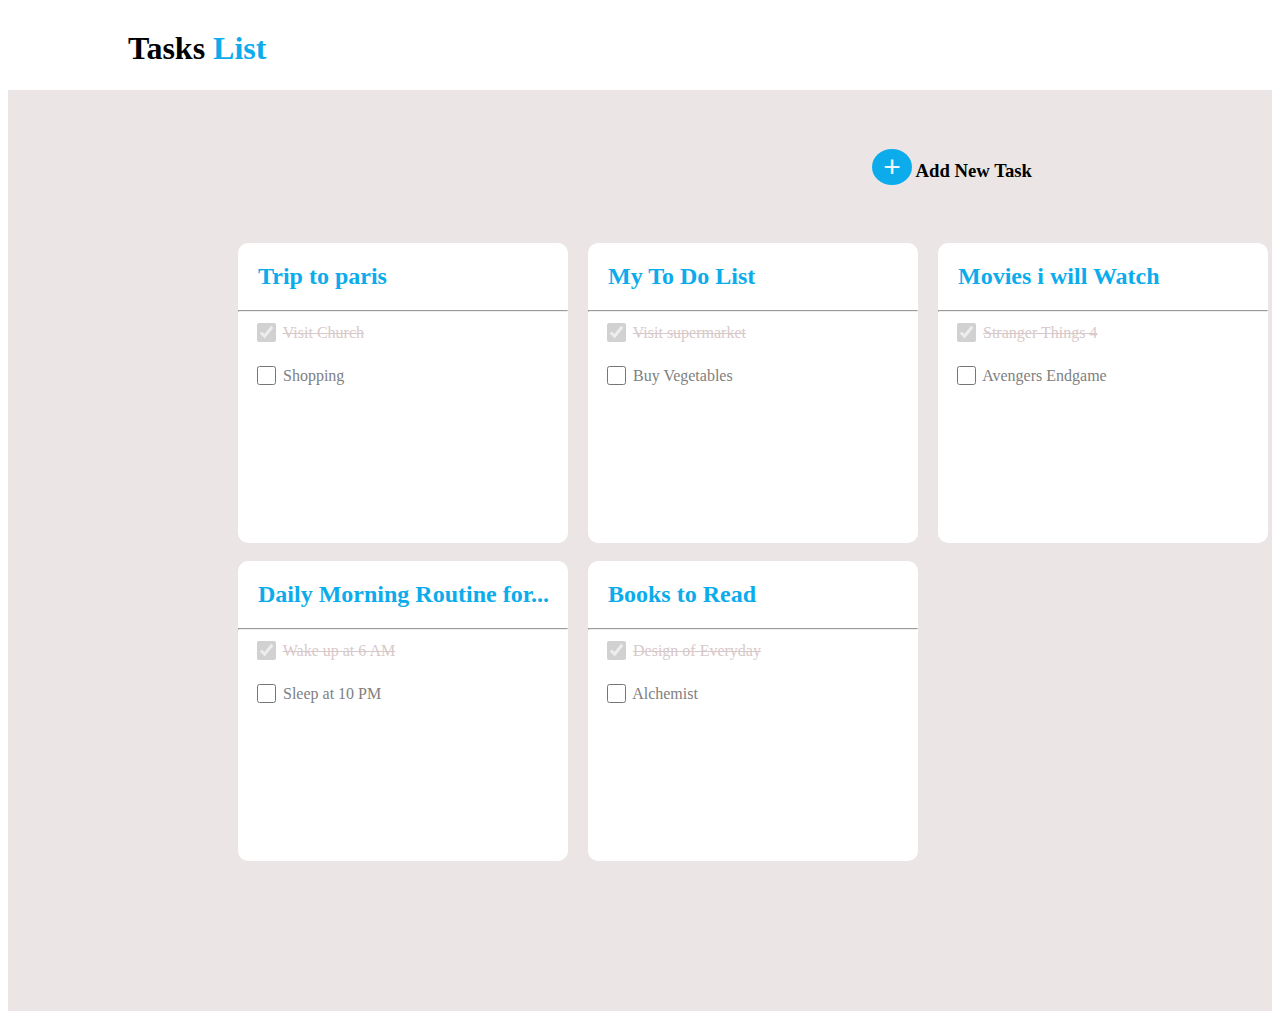
<file: index.html>
<!DOCTYPE html>
<html lang="en">
<head>
    <meta charset="UTF-8">
    <meta http-equiv="X-UA-Compatible" content="IE=edge">
    <meta name="viewport" content="width=device-width, initial-scale=1.0">
    <title>TO-DO UI Web</title>
    <link rel="stylesheet" href="./mystyle.css">
</head>
<body>
    <div class="header">
        <h1>Tasks <span style="color:rgb(12, 172, 236);"> List</span></h1>
    </div>
    <div class="container">
        <div class="addtask">
            <a href="./index1.html" class="hyperlink">
                <h3><button class="addbtn">+</button> Add New Task</h3>
            </a>
        </div>
        <div class="container1">
            <div class="box box1">
                <div > <!--box-1-->
                    <a href="./index2.html" class="hyperlink">
                      <h2 style="color: rgb(12, 172, 236); padding-left: 20px;">Trip to paris</h2>
                    </a>
                    <hr>
                    <div class="newbox1">
                       <input type="checkbox" id="check1" class="checkbox1" name="check" value="Visit Church" checked disabled>
                       <label for="check1"><span class="line">Visit Church</span></label>
                       <br><br>
                       <input type="checkbox" id="check2" class="checkbox1" name="check" value="Shopping">
                       <label for="check2">Shopping</label> 
                    </div>
                </div>
            </div>
            <div class="box box2"> <!--box-2-->
                <h2 style="color: rgb(12, 172, 236); padding-left: 20px;">My To Do List</h2>
                <hr>  
                <div class="newbox1">  
                    <input type="checkbox" id="check1" class="checkbox1" name="check" value="Visit supermarket" checked disabled>
                    <label for="check1"><span class="line">Visit supermarket</span></label>
                    <br><br>
                    <input type="checkbox" id="check2" class="checkbox1" name="check" value="Buy Vegetables">
                    <label for="check2">Buy Vegetables</label>
                </div>
            </div>
            <div class="box box3"> <!--box-3-->
                <h2 style="color: rgb(12, 172, 236); padding-left: 20px;">Movies i will Watch</h2>
                <hr>   
                <div class="newbox1"> 
                    <input type="checkbox" id="check1" class="checkbox1" name="check" value="Stranger Things 4" checked disabled>
                    <label for="check1"><span class="line">Stranger Things 4</span></label>
                    <br><br>
                    <input type="checkbox" id="check2" class="checkbox1" name="check" value="Avengers Endgame">
                    <label for="check2">Avengers Endgame</label>
                </div>
            </div>
            <div class="box box4"> <!--box-4-->
                <h2 style="color: rgb(12, 172, 236); padding-left: 20px;">Daily Morning Routine for...</h2>
                <hr>
                <div class="newbox1">    
                    <input type="checkbox" id="check1" class="checkbox1" name="check" value="Wake up at 6 AM" checked disabled>
                    <label for="check1"><span class="line">Wake up at 6 AM</span></label>
                    <br><br>
                    <input type="checkbox" id="check2" class="checkbox1" name="check" value="Sleep at 10 PM">
                    <label for="check2">Sleep at 10 PM</label>
                </div>
            </div>
            <div class="box box5"> <!--box-5-->
                <h2 style="color: rgb(12, 172, 236); padding-left: 20px;">Books to Read</h2>
                <hr>  
                <div class="newbox1">  
                    <input type="checkbox" id="check1" class="checkbox1" name="check" value="Design of Everyday" checked disabled>
                    <label for="check1"><span class="line">Design of Everyday</span></label>
                    <br><br>
                    <input type="checkbox" id="check2" class="checkbox1" name="check" value="Alchemist">
                    <label for="check2">Alchemist</label>
                </div>
            </div>
        </div>
    </div>
</body>
</html>
</file>
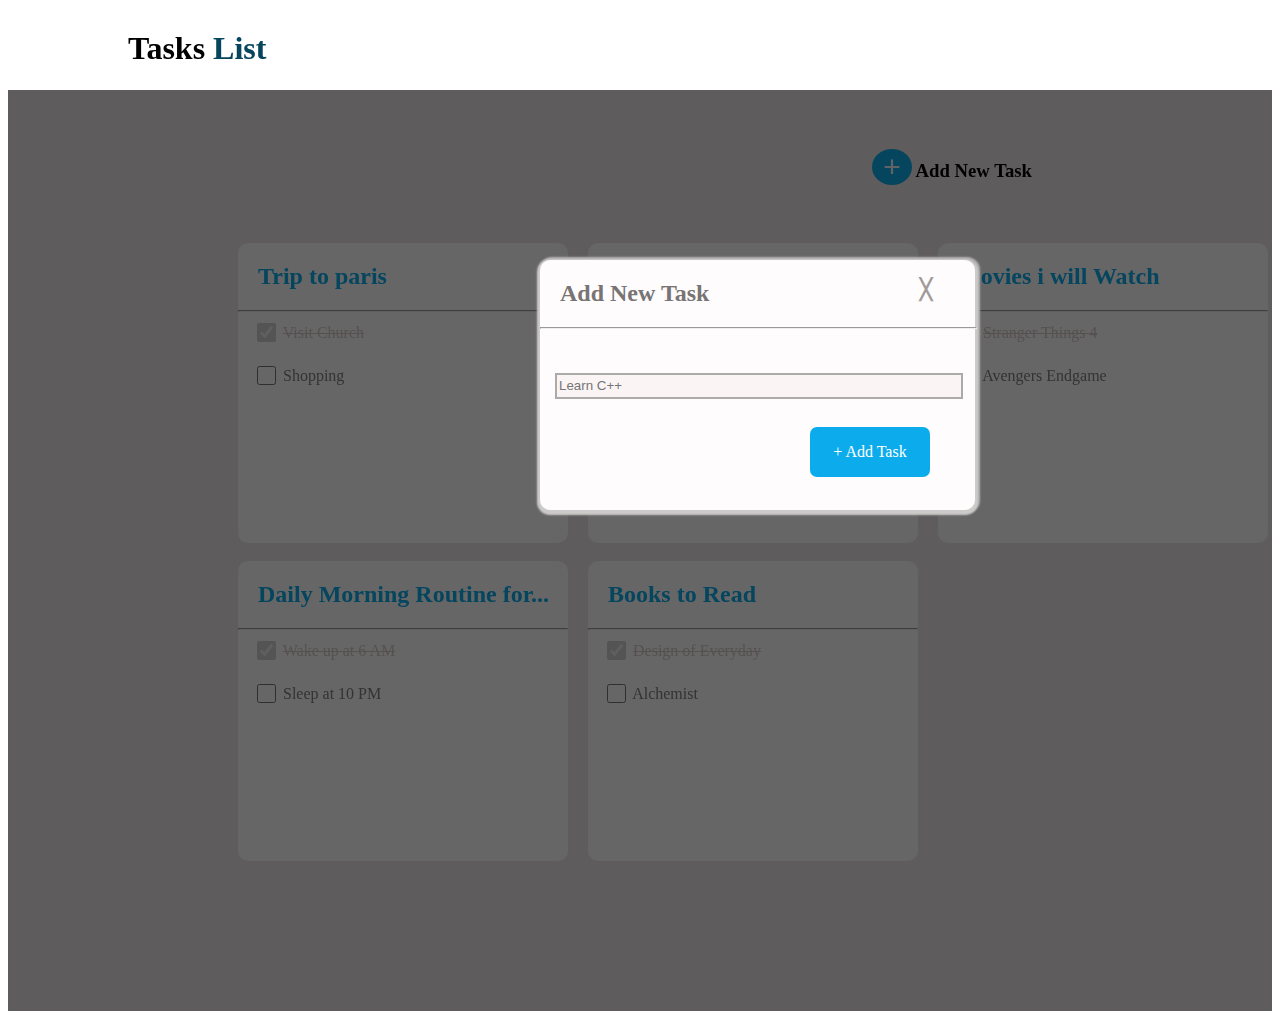
<file: index1.html>
<!DOCTYPE html>
<html lang="en">
<head>
    <meta charset="UTF-8">
    <meta http-equiv="X-UA-Compatible" content="IE=edge">
    <meta name="viewport" content="width=device-width, initial-scale=1.0">
    <title>Add New Task</title>
    <link rel="stylesheet" href="./mystyle.css">
</head>
<body>
<div class="position">
    <div class="blur">
        <div class="header">
            <h1>Tasks <span style="color:rgb(12, 172, 236);"> List</span></h1>
        </div>
        <div class="container">
            <div class="addtask">
                <a href="./index1.html" class="hyperlink">
                    <h3><button class="addbtn">+</button> Add New Task</h3>
                </a>
            </div>
            <div class="container1">
                <div class="box box1">
                    <div > <!--box-1-->
                        <a href="./index3.html" class="hyperlink">
                           <h2 style="color: rgb(12, 172, 236); padding-left: 20px;">Trip to paris</h2>
                        </a>
                        <hr>
                        <div class="newbox1">
                            <input type="checkbox" id="check1" class="checkbox1" name="check" value="Visit Church" checked disabled>
                            <label for="check1"><span class="line">Visit Church</span></label>
                            <br><br>
                            <input type="checkbox" id="check2" class="checkbox1" name="check" value="Shopping">
                            <label for="check2">Shopping</label> 
                        </div>
                    </div>
                </div>
                <div class="box box2"> <!--box-2-->
                    <h2 style="color: rgb(12, 172, 236); padding-left: 20px;">My To Do List</h2>
                    <hr>  
                    <div class="newbox1">  
                        <input type="checkbox" id="check1" class="checkbox1" name="check" value="Visit supermarket" checked disabled>
                        <label for="check1"><span class="line">Visit supermarket</span></label>
                        <br><br>
                        <input type="checkbox" id="check2" class="checkbox1" name="check" value="Buy Vegetables">
                        <label for="check2">Buy Vegetables</label>
                    </div>
                </div>
                <div class="box box3"> <!--box-3-->
                    <h2 style="color: rgb(12, 172, 236); padding-left: 20px;">Movies i will Watch</h2>
                    <hr>   
                    <div class="newbox1"> 
                        <input type="checkbox" id="check1" class="checkbox1" name="check" value="Stranger Things 4" checked disabled>
                        <label for="check1"><span class="line">Stranger Things 4</span></label>
                        <br><br>
                        <input type="checkbox" id="check2" class="checkbox1" name="check" value="Avengers Endgame">
                        <label for="check2">Avengers Endgame</label>
                    </div>
                </div>
                <div class="box box4"> <!--box-4-->
                    <h2 style="color: rgb(12, 172, 236); padding-left: 20px;">Daily Morning Routine for...</h2>
                    <hr>
                    <div class="newbox1">    
                        <input type="checkbox" id="check1" class="checkbox1" name="check" value="Wake up at 6 AM" checked disabled>
                        <label for="check1"><span class="line">Wake up at 6 AM</span></label>
                        <br><br>
                        <input type="checkbox" id="check2" class="checkbox1" name="check" value="Sleep at 10 PM">
                        <label for="check2">Sleep at 10 PM</label>
                    </div>
                </div>
                <div class="box box5"> <!--box-5-->
                    <h2 style="color: rgb(12, 172, 236); padding-left: 20px;">Books to Read</h2>
                    <hr>  
                    <div class="newbox1">  
                        <input type="checkbox" id="check1" class="checkbox1" name="check" value="Design of Everyday" checked disabled>
                        <label for="check1"><span class="line">Design of Everyday</span></label>
                        <br><br>
                        <input type="checkbox" id="check2" class="checkbox1" name="check" value="Alchemist">
                        <label for="check2">Alchemist</label>
                    </div>
                </div>
            </div>
        </div>
    </div>

    <!-- .....Blur code ends here..... --> 
    <!-- .....Main code Starts from here..... -->

    <div class="newtask">
        <h2 style="padding-left: 20px; color: rgb(120, 116, 116);">Add New Task</h2>
        <div class="cross">
            <a href="./index.html">
                <h2 style="color: rgb(160, 155, 155); font-size: 20px;">&#9587;</h2>
            </a>
        </div>
        <hr style="width: 100%; color: rgb(233, 226, 226);">
        <br><br>
        <div class="newbox1">
            <input type="text" placeholder="Learn C++" class="input">
            <div class="newtaskbtn" style="text-align: center; display: table;">
              <p>+ Add Task</p>
            </div>
        </div>
    </div>    
</div>
</body>
</html>
</file>
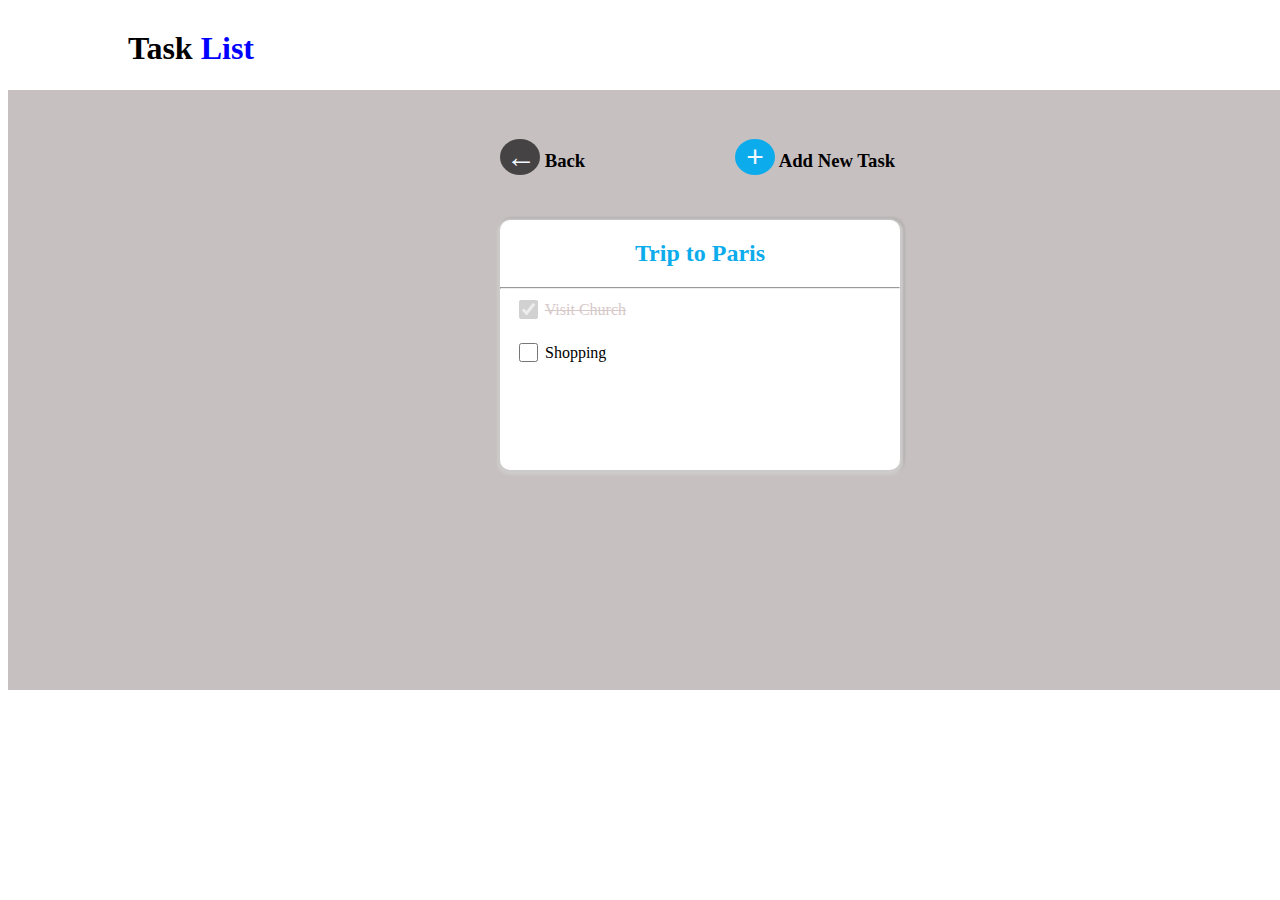
<file: index2.html>
<!DOCTYPE html>
<html lang="en">
<head>
    <meta charset="UTF-8">
    <meta http-equiv="X-UA-Compatible" content="IE=edge">
    <meta name="viewport" content="width=device-width, initial-scale=1.0">
    <title>Trip to Parish</title>
    <link rel="stylesheet" href="./mystyle.css">
</head>
<body>
    <div class="header1">
        <h1>Task <span style="color:blue;"> List</span></h1>
    </div>
    <div class="newbody">
        <div class="back">     <!-- &larr; is for left direction arrow -->
            <a href="./index.html" class="hyperlink">
               <h3><button class="backbtn">&larr;</button> Back</h3>
            </a>
        </div>
        <div class="new">
            <a href="./index3.html" class="hyperlink">
               <h3><button class="addbtn">+</button> Add New Task</h3>
            </a>
        </div>
        <div class="newbox">
            <h2 style="color: rgb(12, 172, 236); text-align: center;">Trip to Paris</h2>
            <hr>
            <div class="newbox1">
               <input type="checkbox" id="check1" class="checkbox1" name="check" value="Visit Church" checked disabled>
               <label for="check1"><span class="line">Visit Church</span></label>
               <br><br>
               <input type="checkbox" id="check2" class="checkbox1" name="check" value="Shopping">
               <label for="check2">Shopping</label>
            </div>
        </div>
    </div>
</body>
</html>
</file>
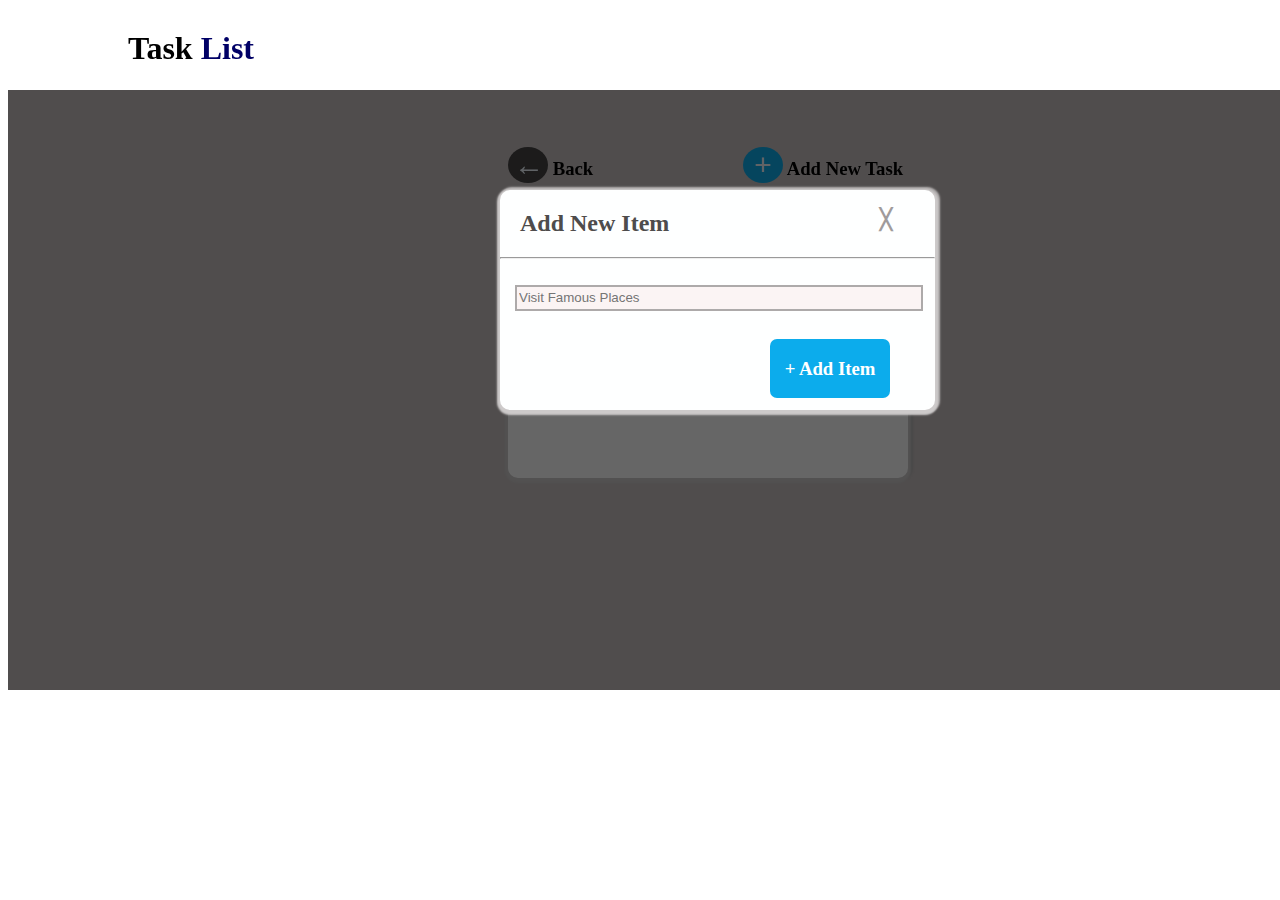
<file: index3.html>
<!DOCTYPE html>
<html lang="en">
<head>
    <meta charset="UTF-8">
    <meta http-equiv="X-UA-Compatible" content="IE=edge">
    <meta name="viewport" content="width=device-width, initial-scale=1.0">
    <title>Add New item</title>
    <link rel="stylesheet" href="./mystyle.css">
</head>
<body>
    <div class="blur">
        <div class="header1">
            <h1>Task <span style="color:blue;"> List</span></h1>
        </div>
        <div class="newbody">
            <div class="back">     <!-- &larr; is for left direction arrow -->
                <a href="./index.html" class="hyperlink">
                   <h3><button class="backbtn">&larr;</button> Back</h3>
                </a>
            </div>
            <div class="new">
                <a href="./index3.html" class="hyperlink">
                   <h3><button class="addbtn">+</button> Add New Task</h3>
                </a>
            </div>
            <div class="newbox">
                <h2 style="color: rgb(12, 172, 236); text-align: center;">Trip to paris</h2>
                <hr>
                <div class="newbox1">
                   <input type="checkbox" id="check1" class="checkbox1" name="check" value="Visit Church" checked disabled>
                   <label for="check1"><span class="line">Visit Church</span></label>
                   <br><br>
                   <input type="checkbox" id="check2" class="checkbox1" name="check" value="Shopping">
                   <label for="check2">Shopping</label>
                </div>
            </div>
        </div>    
    </div>


       <!-- .....Blur code ends here..... --> 
       <!-- .....Main code Starts from here..... -->


    <div class="newtask1">
        <h2 style="padding-left: 20px; color: rgb(78, 76, 76);">Add New Item</h2>
        <div class="cross">
            <a href="./index2.html">
                <h2 style="color: rgb(160, 155, 155); font-size: 20px;">&#9587;</h2>
            </a>
        </div>
        <hr>
        <br>
        <div class="newbox1">
           <input type="text" placeholder="Visit Famous Places" class="input">
           <div class="newtaskbtn" style="text-align: center; display: table;">
              <h3>+ Add Item</h3>
           </div>
        </div>
    </div>  
</body>
</html>
</file>
<file: mystyle.css>
.header
{
    padding-left: 120px;
    padding-top: 1px;
    padding-bottom: 1px;

}
.container
{
    background-color: rgb(235, 229, 229);
}

.addtask{
    padding-top: 40px;
    padding-right: 240px;
    text-align: end;
    align-items: center;
}

a:link
{
    text-decoration: none;
}

.addbtn
{
    width: 40px;
    color: aliceblue;
    background-color: rgb(12, 172, 236);
    border:none;
    border-radius: 50%;
    font-size: 30px;
}

.container1
{
    display: flex;
    flex-wrap: wrap;
}

[type="checkbox"]
{
    vertical-align: -4px;
}

.box
{
    height: 300px; 
    width: 330px;
    background-color: white;
    color: gray;
    border: none;
    border-radius: 10px;
}

.box:hover
{
    box-shadow: 0px 2px 2px 3px rgb(205, 202, 202), 2px 0px 2px 3px rgb(205, 202, 202);
    cursor:pointer;
}

.box1
{
    margin-top: 40px;
    margin-left: 230px;
    margin-right: 15px;
    margin-bottom: 15px;
}

.box2
{
    margin-top: 40px;
    margin-left: 5px;
    margin-bottom: 18px;
    margin-right: 15px;
}

.box3
{
    margin-top: 40px;
    margin-bottom: 18px;
    margin-left: 5px;
}

.box4
{
    margin-left: 230px;
    margin-bottom: 150px;
    margin-right: 5px;
}

.box5
{
    margin-left: 15px;
    margin-bottom: 150px;
}

.line
{
    text-decoration: line-through;
    color: rgb(215, 201, 201);

}

.checkbox1
{
    height: 19px;
    width: 19px;
}

/* CSS Code for "index1.html" */

.position
{
    display: flex;
}

.blur
{
    filter: brightness(40%);
    opacity: 1px;
}

.newtask
{
    position: absolute;
    top: 260px;
    left: 540px;
    height: 250px;
    width: 435px;
    background-color: rgb(254, 252, 252);
    border-radius: 10px;
    box-shadow: 0px 2px 2px 3px rgb(205, 202, 202), 2px 0px 2px 3px rgb(180, 177, 177);

}

.cross  
{
    position: absolute;
    top: 0px;
    left: 380px;
}

.input
{
   height: 20px;
   width: 400px;
   border-color: rgb(173, 170, 170);
   border-style: solid;
   background-color: rgb(251, 244, 244);
}

.newtaskbtn
{
    height: 35px;
    width: 120px;
    background-color: rgb(12, 172, 236);
    border: none;
    border-radius: 7px;
    margin-top: 28px;
    margin-left: 255px;
    color: white;
    cursor: pointer;
}

.hyperlink
{
    text-decoration: none;
    color: inherit;
}

/* CSS Code for "index2.html" */

.header1
{
    padding-left: 120px;
    padding-top: 1px;
    padding-bottom: 1px;
}

.newbody
{
    height: 600px;
    width: 1525px;
    background-color: rgb(199, 192, 192);
}

.backbtn
{
    width: 40px;
    color: aliceblue;
    background-color: rgb(69, 67, 67);
    border:none;
    border-radius: 50%;
    font-size: 30px;
}

/* CSS Code for "index3.html" */

.back{
    position: absolute;
    top: 120px;
    left: 500px;
    text-decoration: none;
}

.new{
    position: absolute;
    top: 120px;
    left: 735px;
}

.newbox
{
    position: absolute;
    top: 220px;
    left: 500px;
    height: 250px;
    width: 400px;
    border: none;
    border-radius: 10px;
    background-color: white;
    box-shadow: 0px 2px 2px 3px rgb(205, 202, 202), 2px 0px 2px 3px rgb(180, 177, 177);
    cursor: pointer;
}

.newbox1
{
    border: none;
    padding-left: 15px;
}

.newtask1
{
    position: absolute;
    top: 190px;
    left: 500px;
    height: 220px;
    width: 435px;
    background-color: rgb(254, 255, 255);
    border-radius: 10px;
    box-shadow: 0px 2px 2px 3px rgb(205, 202, 202), 2px 0px 2px 3px rgb(180, 177, 177);
}
</file>
